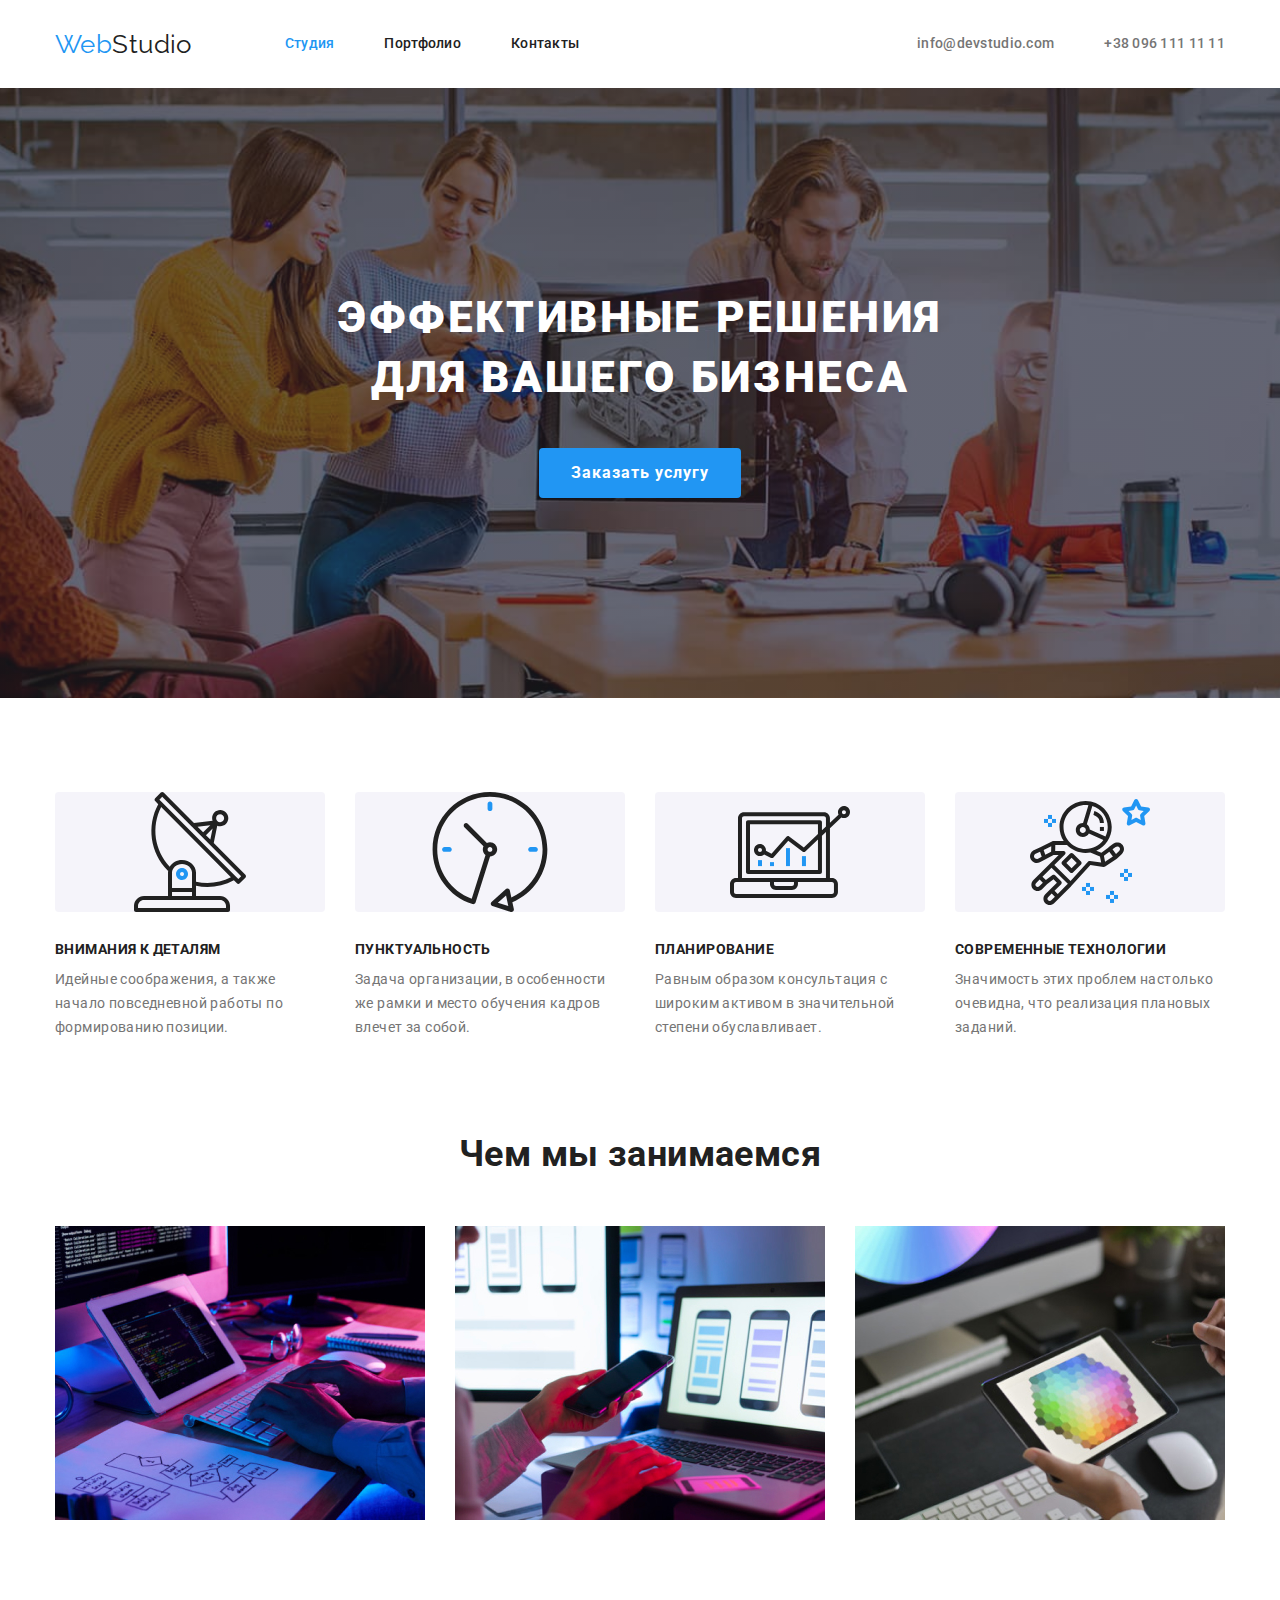
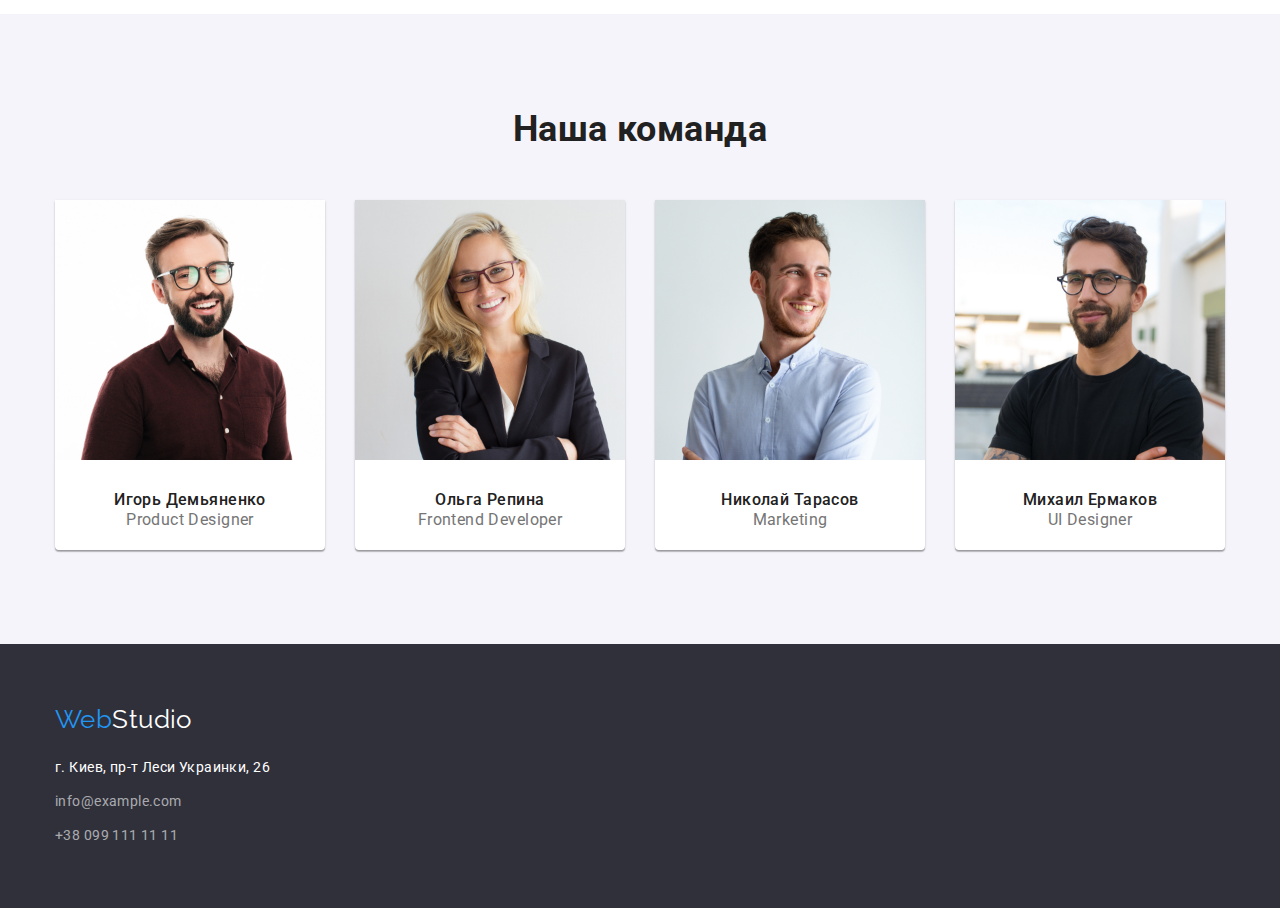
<file: index.html>
<!DOCTYPE html>
<html lang="ru">

<head>
    <meta charset="UTF-8">
    <meta http-equiv="X-UA-Compatible" content="IE=edge">
    <meta name="viewport" content="width=device-width, initial-scale=1.0">
    <title>WebStudio</title>
    <link rel="preconnect" href="https://fonts.googleapis.com">
    <link rel="preconnect" href="https://fonts.gstatic.com" crossorigin>
    <link href="https://fonts.googleapis.com/css2?family=Raleway:wght@700&family=Roboto:wght@400;500;700;900&display=swap"
        rel="stylesheet">
    <link rel="stylesheet" href="https://cdnjs.cloudflare.com/ajax/libs/modern-normalize/1.1.0/modern-normalize.min.css">
    <link rel="stylesheet" href="./css/style.css">
    
</head>

<body>
    <!--Шапка сайта-->
    <header class="page-header">
        <div class="container main-nav">
        <a href=" / " class="logo link" > <span class="first-part-logo">Web</span>Studio</a>
        <nav>
            <ul class="site-nav">
                <li class="item"><a href="./index.html" class="link current">Студия</a></li>
                <li class="item"><a href="./portfolio.html" class="link">Портфолио</a></li>
                <li class="item"><a href="" class="link">Контакты</a></li>
            </ul>
        </nav>
        
        <ul class="auth-nav">
            <li class="item"><a href="mailto:info@devstudio.com" class="contact-link link">info@devstudio.com</a></li>
            <li class="item"><a href="tel:+380961111111" class="contact-link link">+38 096 111 11 11</a></li>
        </ul>
        </div>
    </header>

    <main>
        <!--Герой-->
        <section class="hero">
            <h1 class="hero-title">
                <div class="hero-text">Эффективные решения для вашего бизнеса</div>
            </h1>
            <button type="button" class="primary-button">Заказать услугу</button>
        </section>
        <!--Особенности-->
        <section class="section">
            <div class="container">
            <h2 class="section-title hidden-title">Особенности организации</h2>
            <ul class="features-list">
                <li class="item icon-antenna">
                    <h3 class="title">ВНИМАНИЯ К ДЕТАЛЯМ</h3>
                    <p>Идейные соображения, а также начало повседневной работы по формированию позиции.</p>
                </li>
                <li class="item icon-clock">
                    <h3 class="title">ПУНКТУАЛЬНОСТЬ</h3>
                    <p>Задача организации, в особенности же рамки и место обучения кадров влечет за собой.</p>
                </li>
                <li class="item icon-diagram">
                    <h3 class="title">ПЛАНИРОВАНИЕ</h3>
                    <p>Равным образом консультация с широким активом в значительной степени обуславливает.</p>
                </li>
                <li class="item icon-astronaut">
                    <h3 class="title">СОВРЕМЕННЫЕ ТЕХНОЛОГИИ</h3>
                    <p>Значимость этих проблем настолько очевидна, что реализация плановых заданий.</p>
                </li>
            </ul>
            </div>
        </section>
        <!--Чем занимаются -->
        <section class="section no-padding">
            <div class="container">
            <h2 class="section-title">Чем мы занимаемся</h2>
            <ul class="work-list">
                <li class="item"><img src="./images/code.jpg" alt="Человек пишет код" width="370"></li>
                <li class="item"><img src="./images/phone.jpg" alt="Человек смотрит на телефон" width="370"></li>
                <li class="item"><img src="./images/the_tablet.jpg" alt="Человек выбирает цвет на планшете" width="370"></li>
            </ul>
            </div>
        </section>
        <!--Команда-->
        <section class="section team-background">
            <div class="container">
            <h2 class="section-title ">Наша команда</h2>
            <ul class="team-list">
                <li class="item"><img src="./images/man_with_glasses.jpg" alt="Мужчина в очках" width="270">
                    <div class="padding-card">
                    <h3 class="section-people">Игорь Демьяненко</h3>
                    <p lang="en" class="section-profession">Product Designer</p>
                    </div>
                </li>
                <li class="item"><img src="./images/woman_with_glasses.jpg" alt="Женщина в очках" width="270">
                    <div class="padding-card">
                    <h3 class="section-people">Ольга Репина</h3>
                    <p lang="en" class="section-profession">Frontend Developer</p>
                    </div>
                </li>
                <li class="item"><img src="./images/man.jpg" alt="Мужчина" width="270">
                    <div class="padding-card">
                    <h3 class="section-people">Николай Тарасов</h3>
                    <p lang="en" class="section-profession">Marketing</p>
                    </div>
                </li>
                <li class="item"><img src="./images/man_with_glasess_smile.jpg" alt="Мужчина в очках улыбающийся" width="270">
                    <div class="padding-card">
                    <h3 class="section-people">Михаил Ермаков</h3>
                    <p lang="en" class="section-profession">UI Designer</p>
                    </div>
                </li>
            </ul>
            </div>
        </section>
    </main>
    <!--Футер-->
    <footer class="footer-background">
        <div class="container">
        <a href=" / " class="logo link"> <span class="first-part-logo">Web</span><span class="logo-white">Studio</span></a>  
        <address>
        <ul class="footer-nav removed-italics mail-footer">
            <li class="footer-list"><a href="https://www.google.com/maps/place/%D0%B1%D1%83%D0%BB.+%D0%9B%D0%B5%D1%81%D0%B8+%D0%A3%D0%BA%D1%80%D0%B0%D0%B8%D0%BD%D0%BA%D0%B8,+26,+%D0%9A%D0%B8%D0%B5%D0%B2,+02000/@50.4265807,30.5361971,17z/data=!3m1!4b1!4m5!3m4!1s0x40d4cf0e033ecbe9:0x57a4dffefec77da0!8m2!3d50.4265807!4d30.5383858"  class="link logo-white ">г. Киев, пр-т Леси Украинки, 26</a></li>
            <li class="footer-list"><a href="mailto:info@example.com" class="footer-contacts link">info@example.com</a></li>
            <li class="footer-list"><a href="tel:+380991111111" class="footer-contacts footer-phone link">+38 099 111 11 11</a></li>
        </ul>
        </address>
        </div>
    </footer>
</body>

</html>
</file>
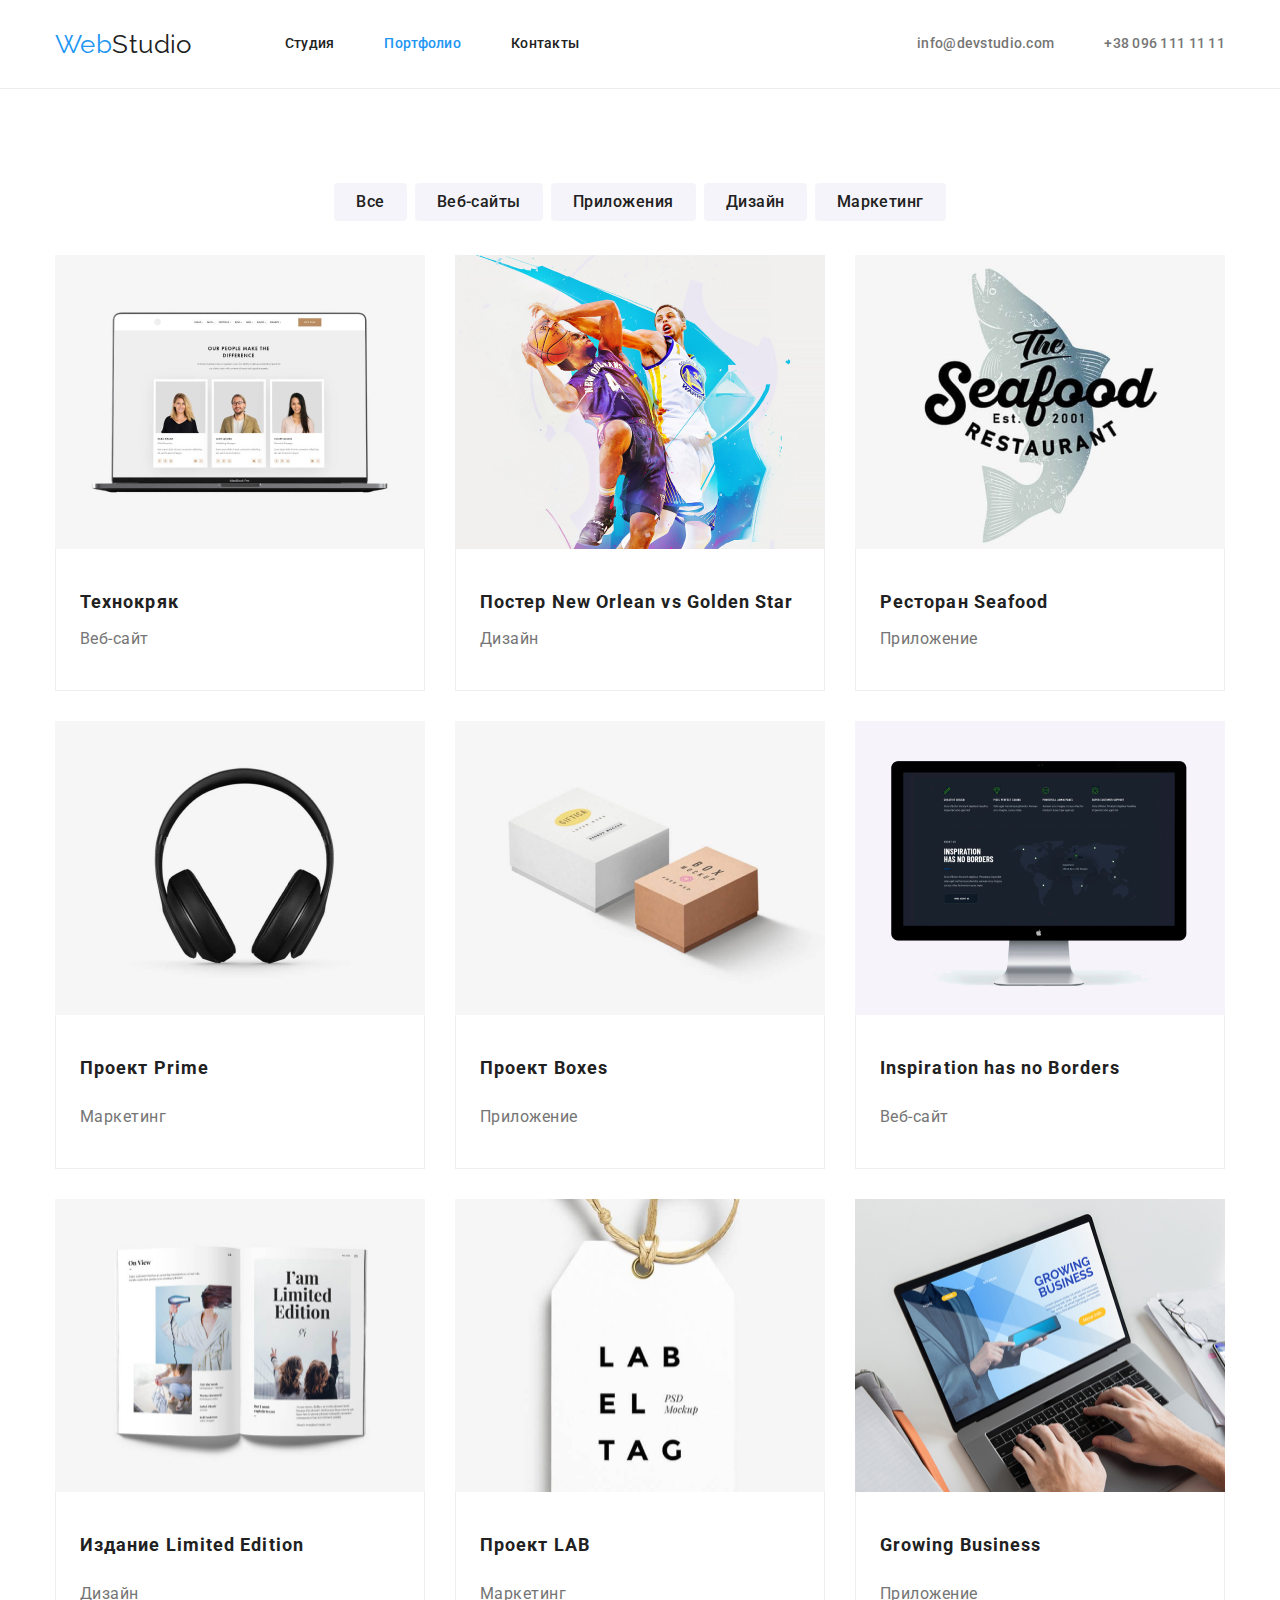
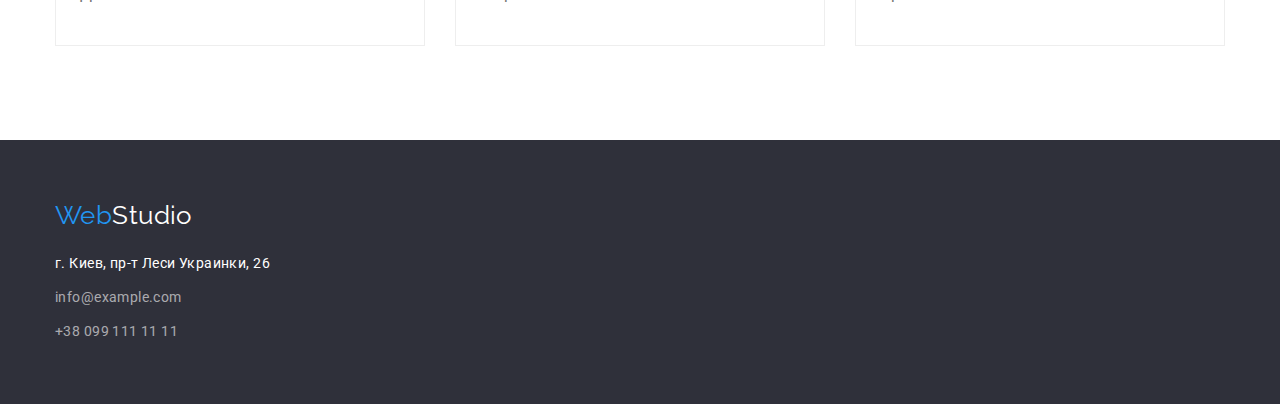
<file: portfolio.html>
<!DOCTYPE html>
<html lang="ru">

<head>
    <meta charset="UTF-8">
    <meta http-equiv="X-UA-Compatible" content="IE=edge">
    <meta name="viewport" content="width=device-width, initial-scale=1.0">
    <title>WebStudio</title>
    <link rel="preconnect" href="https://fonts.googleapis.com">
    <link rel="preconnect" href="https://fonts.gstatic.com" crossorigin>
    <link href="https://fonts.googleapis.com/css2?family=Raleway:wght@700&family=Roboto:wght@400;500;700;900&display=swap" rel="stylesheet">
    <link rel="stylesheet" href="https://cdnjs.cloudflare.com/ajax/libs/modern-normalize/1.1.0/modern-normalize.min.css">
    <link rel="stylesheet" href="./css/style.css">

</head>

<body>
    <!--Шапка сайта-->
    <header class="header-line">
        <div class="container main-nav">
        <a href=" / " class="logo link"> <span class="first-part-logo">Web</span>Studio</a>
        <nav>
            <ul class="site-nav">
                <li class="item"><a href="./index.html" class="link">Студия</a></li>
                <li class="item"><a href="./portfolio.html" class="link current">Портфолио</a></li>
                <li class="item"><a href="" class="link">Контакты</a></li>
            </ul>
        </nav>
        
        <ul class="auth-nav">
            <li class="item"><a href="mailto:info@devstudio.com" class="contact-link link">info@devstudio.com</a></li>
            <li class="item"><a href="tel:+380961111111" class="contact-link link">+38 096 111 11 11</a></li>
        </ul>
        </div>
    </header>

    <main>
            
            <section class="section-porfolio">

                <h1 class="hidden-title">My portfolio</h1>

                <div class="container">
                    <ul class="flex-button">
                        <li class="flex-button-list"><button type="button" class="button-porfolio">Все</button></li>
                        <li class="flex-button-list"><button type="button" class="button-porfolio">Веб-сайты</button></li>
                        <li class="flex-button-list"><button type="button" class="button-porfolio">Приложения</button></li>
                        <li class="flex-button-list"><button type="button" class="button-porfolio">Дизайн</button></li>
                        <li class="flex-button-list"><button type="button" class="button-porfolio">Маркетинг</button></li>
                    </ul>

                
                
                <ul class="portfolio-list">
                    <li class="portfolio-item">
                        <article class="card">
                            <div class="card-thumb">
                                <a href="" class="link">
                                <img src="./images/notebook.jpg" alt="Ноутбук">

                            <div class="card-content">
                                <h2 class="site-title card-heading">Технокряк</h2>
                                <p class="site-descriptions card-text">Веб-сайт</p>
                            </div>
                                </a>
                            </div>
                        </article>
                    </li>

                    <li class="portfolio-item">
                        <article class="card">
                            <div class="card-thumb">
                                <a href="" class="link">
                                <img src="./images/two_basketball_players.jpg" alt="Два баскетболиста" > 
                             
                            <div class="card-content">
                                <h2 class="site-title card-heading">Постер New Orlean vs Golden Star</h2>
                                <p class="site-descriptions card-text">Дизайн</p>
                            </div>
                                </a>
                            </div>
                        </article>    
                    </li>

                    <li class="portfolio-item">
                        <article class="card">
                            <div class="card-thumb">
                                <a href="" class="link">
                                <img src="./images/restaurant_logo.jpg" alt="Логотип ресторана">

                            <div class="card-content">
                                <h2 class="site-title card-heading">Ресторан Seafood</h2>
                                <p class="site-descriptions card-text">Приложение</p>
                            </div>
                                </a>
                            </div>
                        </article>
                    </li>

                    <li class="portfolio-item">
                        <article class="card">
                            <div class="card-thumb">
                                <a href="" class="link">
                                <img src="./images/headphones.jpg" alt="Наушники">
                             
                             <div class="card-content">  
                                <h2 class="site-title">Проект Prime</h2>
                                <p class="site-descriptions">Маркетинг</p>
                            </div>
                                </a>
                            </div>
                        </article>
                    </li>

                    <li class="portfolio-item">
                        <article class="card">
                            <div class="card-thumb">
                                <a href="" class="link">
                                <img src="./images/two_boxes.jpg" alt="Две коробки">

                            <div class="card-content">
                                <h2 class="site-title">Проект Boxes</h2>
                                <p class="site-descriptions">Приложение</p>
                            </div>
                                </a>
                            </div>
                        </article>
                    </li>

                    <li class="portfolio-item">
                        <article class="card">
                            <div class="card-thumb">
                                <a href="" class="link">
                                <img src="./images/monoblock.jpg" alt="Моноблок">

                            <div class="card-content">
                                <h2 class="site-title">Inspiration has no Borders</h2>
                                <p class="site-descriptions">Веб-сайт</p>
                            </div>
                                </a>
                            </div>
                        </article>
                    </li>

                    <li class="portfolio-item">
                        <article class="card">
                            <div class="card-thumb">
                                <a href="" class="link">
                                <img src="./images/book.jpg" alt="Книга">

                            <div class="card-content">
                                <h2 class="site-title">Издание Limited Edition</h2>
                                <p class="site-descriptions">Дизайн</p>
                            </div>
                                </a>
                            </div>
                        </article>
                    </li>

                    <li class="portfolio-item">
                        <article class="card">
                            <div class="card-thumb">
                                <a href="" class="link">
                                <img src="./images/label.jpg" alt="Ярлык">

                            <div class="card-content">
                                <h2 class="site-title">Проект LAB</h2>
                                <p class="site-descriptions">Маркетинг</p>
                            </div>
                                </a>
                            </div>
                        </article>
                    </li>
                    
                    <li class="portfolio-item">
                        <article class="card">
                            <div class="card-thumb">
                                <a href="" class="link">
                                <img src="./images/man_typing_on_laptop.jpg" alt="Человек печатающий на ноутбуке">

                            <div class="card-content">  
                                <h2 class="site-title">Growing Business</h2>
                                <p class="site-descriptions">Приложение</p>
                            </div>
                                </a>
                            </div>
                        </article>
                    </li>
                </ul>
                </div>
            </section>
            
    </main>

    <!--Футер-->
    <footer class="footer-background">
        <div class="container">
            <a href=" / " class="logo link"> <span class="first-part-logo">Web</span><span
                    class="logo-white">Studio</span></a>
            <address>
                <ul class="footer-nav removed-italics mail-footer">
                    <li class="footer-list"><a href="https://www.google.com/maps/place/%D0%B1%D1%83%D0%BB.+%D0%9B%D0%B5%D1%81%D0%B8+%D0%A3%D0%BA%D1%80%D0%B0%D0%B8%D0%BD%D0%BA%D0%B8,+26,+%D0%9A%D0%B8%D0%B5%D0%B2,+02000/@50.4265807,30.5361971,17z/data=!3m1!4b1!4m5!3m4!1s0x40d4cf0e033ecbe9:0x57a4dffefec77da0!8m2!3d50.4265807!4d30.5383858" class="link logo-white ">г. Киев, пр-т Леси Украинки, 26</a></li>
                    <li class="footer-list"><a href="mailto:info@example.com" class="footer-contacts link">info@example.com</a></li>
                    <li class="footer-list"><a href="tel:+380991111111" class="footer-contacts footer-phone link">+38 099 111 11 11</a></li>
                </ul>
            </address>
        </div>
    </footer>
</body>

</html>
</file>
<file: css/style.css>
:root {
  --primary-text-color: #757575;
  --title-text-color: #212121;
  --accent-color: #2196f3;
  --primary-white-color: #ffffff;
  --button-background-color: #f5f4fa;
  --background-color-hero: #2f303a;
  --header-bottom-line: #ececec;
  --footer-text-contacts: rgba(255, 255, 255, 0.6);
  --color-card: #eeeeee;
  --card-set-gap: 30px;
  --padding-section: 94px;
}

body {
  background-color: var(--primary-white-color);
  color: var(--primary-text-color);
  font-family: Roboto, sans-serif;
  letter-spacing: 0.03em;
  font-size: 14px;
  line-height: 1.71;
}

img {
  display: block;
  max-width: 100%;
  height: auto;
}

/* Убрал точки в списке */
ul {
  list-style: none;
  padding: 0;
  margin: 0;
}

/* Container */
.container {
  margin-left: auto;
  margin-right: auto;
  width: 1200px;
  padding-left: 15px;
  padding-right: 15px;
}

/* Logo */
.link {
  text-decoration: none;
}

.logo {
  color: var(--title-text-color);
  font-family: Raleway, cursive;

  font-size: 26px;
  line-height: 1.19;
}

.first-part-logo {
  color: var(--accent-color);
}

/* Page header */

.page-header {
}

/* Main nav */

.main-nav {
  display: flex;
  align-items: center;
}

.header-line {
  border-bottom: 1px solid var(--header-bottom-line);
}
/* Site nav */

.site-nav {
  display: flex;
  margin-left: 93px;
  margin-top: 32px;
  margin-bottom: 32px;
}

.site-nav .item + .item {
  margin-left: 50px;
}

.site-nav .link {
  color: var(--title-text-color);

  font-weight: 500;
  font-size: 14px;
  line-height: 1.14;
  letter-spacing: 0.02em;
}
.site-nav .link:hover,
.site-nav .link:focus {
  color: var(--accent-color);
}

.site-nav .link.current {
  color: var(--accent-color);
}

/* Auth nav */
.auth-nav {
  display: flex;
  margin-left: auto;
}

.auth-nav .item + .item {
  margin-left: 50px;
}

.auth-nav .contact-link {
  color: var(--primary-text-color);
  font-weight: 500;
  font-size: 14px;
  line-height: 1.14;
  letter-spacing: 0.02em;
}
.auth-nav .contact-link:hover,
.auth-nav .contact-link:focus {
  color: var(--accent-color);
}

/* Hero */

.hero {
  text-align: center;
  background-color: var(--background-color-hero);
  padding: 200px 0;

  max-width: 1600px;
  min-height: 600px;
  margin-left: auto;
  margin-right: auto;
  background-image: linear-gradient(
      to right,
      rgba(47, 48, 58, 0.4),
      rgba(47, 48, 58, 0.4)
    ),
    url(../images/hero-background.jpg);
  background-repeat: no-repeat;
  background-position: center;
  background-size: cover;
}

.hero-title {
  margin-top: 0;
  margin-bottom: 40px;

  color: var(--primary-white-color);

  font-weight: 900;
  font-size: 44px;
  line-height: 1.36;
  letter-spacing: 0.06em;
  text-transform: uppercase;
}

.hero-text {
  width: 696px;
  margin: auto;
}

/* Button */

.primary-button {
  border-radius: 4px;
  padding: 10px 32px;
  min-width: 200px;
  border: 0px;

  color: var(--primary-white-color);
  background-color: var(--accent-color);

  font-family: Roboto, sans-serif;
  font-weight: 700;
  font-size: 16px;
  line-height: 1.88;

  letter-spacing: 0.06em;
}

/* Section */

.section {
  padding-top: var(--padding-section);
  padding-bottom: var(--padding-section);
}

.section.no-padding {
  padding-top: 0;
  padding-bottom: var(--padding-section);
}

.section-title {
  margin-top: 0;
  margin-bottom: 0;
  color: var(--title-text-color);

  font-weight: 700;
  font-size: 36px;
  line-height: 1.17;
  text-align: center;
}

.team-background {
  background-color: var(--button-background-color);
}

.team-list .padding-card {
  padding-top: 30px;
  padding-bottom: 30px;
}

.section-people {
  color: var(--title-text-color);
  margin-top: 0;
  margin-bottom: 10px;

  font-weight: 500;
  font-size: 16px;
  line-height: 1.19;
  text-align: center;
}
.section-profession {
  margin-top: 0;
  margin-bottom: 0;

  font-size: 16px;
  line-height: 1.19px;
  text-align: center;
}

/* Features */

.features-list .item::before {
  display: block;
  content: "";
  height: 120px;
  margin-bottom: 30px;
  background-size: contain;
  background-repeat: no-repeat;
  background-position: center;
  background-color: var(--button-background-color);
  border-radius: 4px;
}

.icon-antenna::before {
  background-image: url(../images/antenna.svg);
}

.icon-clock::before {
  background-image: url(../images/clock.svg);
}

.icon-diagram::before {
  background-image: url(../images/diagram.svg);
}

.icon-astronaut::before {
  background-image: url(../images/astronaut.svg);
}

.hidden-title {
  visibility: hidden;
  font-size: 0;
}

.features-list {
  display: flex;
  justify-content: space-between;
}

.features-list .item {
  width: 270px;
}

.features-list .title {
  margin-top: 0;
  margin-bottom: 10px;
  color: var(--title-text-color);

  font-weight: 700;
  font-size: 14px;
  line-height: 1.14;
}

.features-list p {
  margin-top: 0;
  margin-bottom: 0;
}

/* Work */

.work-list {
  display: flex;
  margin-top: 50px;
  justify-content: space-between;
}

/* Team */

.team-list {
  display: flex;
  margin-top: 50px;
  justify-content: space-between;
}

.team-list .item {
  border-radius: 0px 0px 4px 4px;
  background: var(--primary-white-color);
  box-shadow: 0px 1px 3px rgba(0, 0, 0, 0.12), 0px 1px 1px rgba(0, 0, 0, 0.14),
    0px 2px 1px rgba(0, 0, 0, 0.2);
}

.team-list .

/* Footer */



.footer-background {
  background-color: var(--background-color-hero);
}

.footer-background .container {
  display: block;
  padding-top: 60px;
  padding-bottom: 60px;
}

.logo-white {
  color: var(--primary-white-color);
}

/* Footer nav */

.mail-footer {
  margin-top: 20px;
}

.footer-nav .footer-list + .footer-list {
  padding-top: 10px;
}

.footer-background {
  background-color: var(--background-color-hero);
}

.footer-contacts {
  font-weight: 400;
  font-size: 14px;
  line-height: 1.71;
  letter-spacing: 0.03em;
  color: var(--footer-text-contacts);
}

.footer-nav .footer-contacts:hover,
.footer-nav .footer-contacts:focus {
  color: var(--accent-color);
}

.removed-italics {
  font-style: normal;
}

/* portfolio */

.flex-button {
  display: flex;
  justify-content: center;
  padding-bottom: 34px;
}

.flex-button .flex-button-list + .flex-button-list {
  margin-left: 8px;
}

.button-porfolio {
  border-radius: 4px;
  padding: 6px 22px;

  color: var(--title-text-color);
  background-color: var(--button-background-color);

  border: 0px;

  font-weight: 500;
  font-size: 16px;
  line-height: 1.62;
  text-align: center;
  letter-spacing: 0.03em;
  font-family: inherit;
}

.button-porfolio:focus,
.button-porfolio:hover {
  color: var(--primary-white-color);
  background-color: var(--accent-color);
  box-shadow: 0px 3px 1px rgba(0, 0, 0, 0.1), 0px 1px 2px rgba(0, 0, 0, 0.08),
    0px 2px 2px rgba(0, 0, 0, 0.12);
}

.section-porfolio {
  padding-top: var(--padding-section);
  padding-bottom: var(--padding-section);
}

.site-title {
  font-weight: 700;
  font-size: 18px;
  line-height: 2;
  letter-spacing: 0.06em;
  color: var(--title-text-color);
  margin-bottom: 0px;
}

.site-descriptions {
  font-size: 16px;
  line-height: 1.87;
  letter-spacing: 0.03em;
  color: var(--primary-text-color);
}

/* Card set */
.portfolio-list {
  margin: 0;
  padding: 0;

  display: flex;
  flex-wrap: wrap;

  margin-top: calc(-1 * var(--card-set-gap));
  margin-left: calc(-1 * var(--card-set-gap));
}

.portfolio-list > .portfolio-item {
  flex-basis: calc(100% / 3 - var(--card-set-gap));

  margin-left: var(--card-set-gap);
  margin-top: var(--card-set-gap);
}

/* Card */

.card-content {
  padding: 20px 24px;
}

.card-text {
  margin-top: 4px;
}

.card-content {
  border-bottom: 1px solid var(--color-card);
  border-right: 1px solid var(--color-card);
  border-left: 1px solid var(--color-card);
}
</file>
